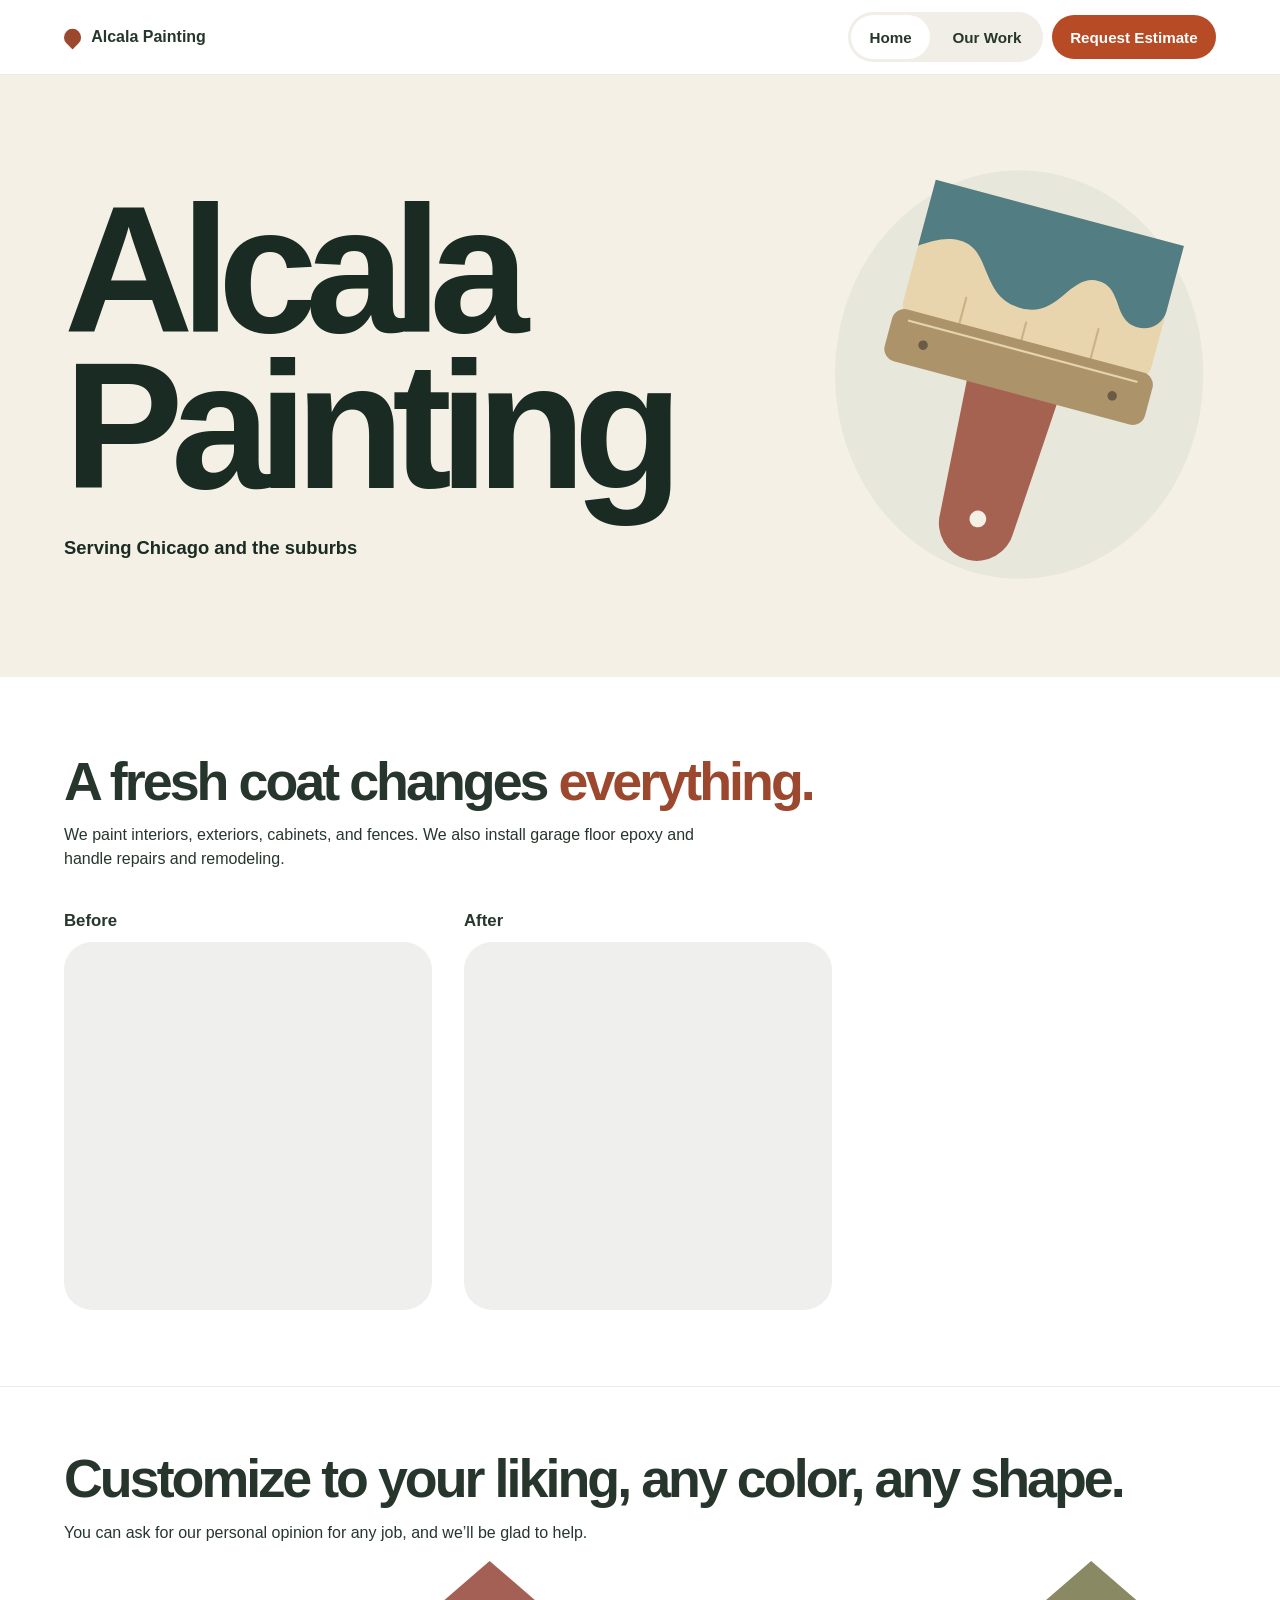
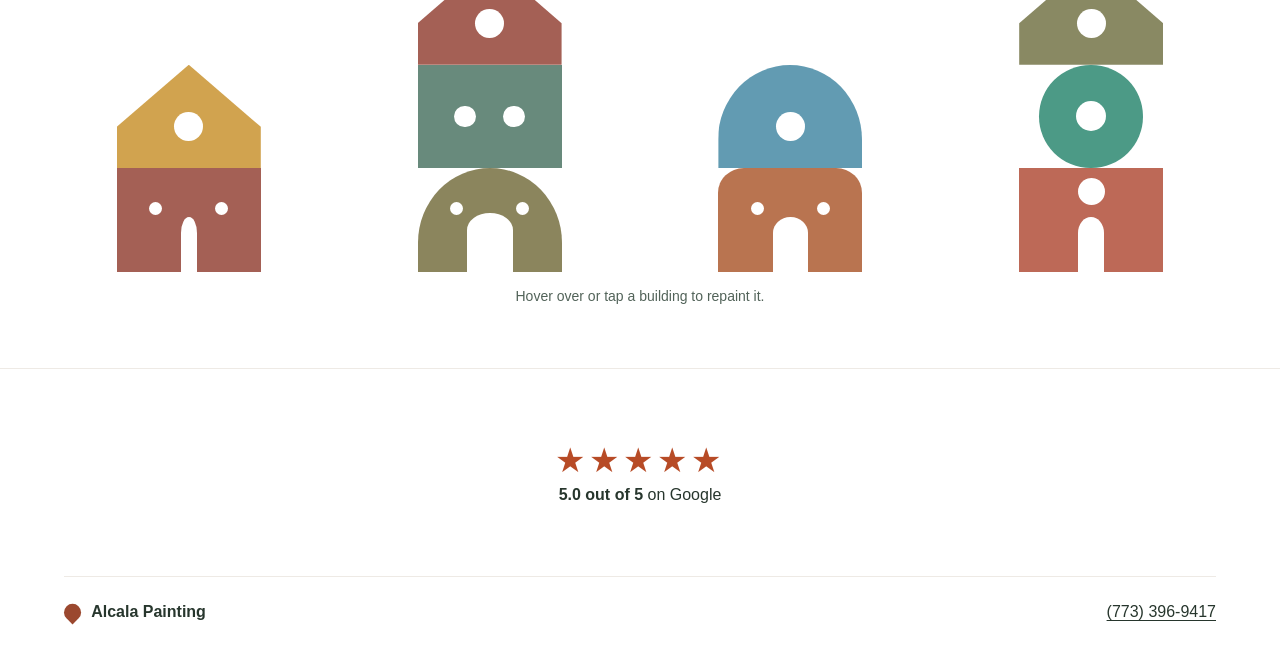
<file: index.html>
<!doctype html>
<html lang="en">
<head>
  <meta charset="utf-8">
  <meta name="viewport" content="width=device-width, initial-scale=1">
  <meta name="description" content="Alcala Painting offers interior and exterior painting, repairs, and remodeling in Chicago and the suburbs.">
  <meta name="theme-color" content="#ffffff">
  <title>Alcala Painting</title>
  <link rel="stylesheet" href="styles.css?v=4">
  <script src="paint.js" defer></script>
</head>
<body>
  <header class="site-header">
    <div class="header-content frame">
      <a class="wordmark header-logo" href="index.html"><span class="brand-mark" aria-hidden="true"></span> Alcala Painting</a>
      <nav class="site-nav" aria-label="Main navigation">
        <div class="nav-group">
          <a href="index.html" aria-current="page">Home</a>
          <a href="our-work.html">Our Work</a>
        </div>
        <a href="request-estimate.html" class="estimate-link">Request Estimate</a>
      </nav>
    </div>
  </header>

  <main>
    <section class="hero" aria-labelledby="brand-title">
      <div class="hero-content frame">
        <div class="hero-copy">
          <h1 id="brand-title">Alcala <span>Painting</span></h1>
          <p>Serving Chicago and the suburbs</p>
        </div>
        <svg class="hero-brush" viewBox="0 0 380 440" aria-hidden="true" focusable="false">
          <ellipse cx="193" cy="218" rx="175" ry="194" fill="#e8e7dc"/>
          <g transform="rotate(15 190 220)">
            <path d="M144 207h92l-10 157a36 36 0 0 1-72 0z" fill="#a56250"/>
            <circle cx="190" cy="360" r="8" fill="#f4f0e6"/>
            <path d="M68 59h244v119a18 18 0 0 1-18 18H86a18 18 0 0 1-18-18z" fill="#e8d5ad"/>
            <path d="M68 59h244v64c0 12-10 22-22 22-14 0-20-10-26-19-6-8-11-14-22-14-13 0-20 10-28 21-8 11-17 23-36 23-22 0-31-12-42-26-8-11-16-21-31-21-14 0-25 7-37 15z" fill="#527e83"/>
            <path d="M125 160v25m61-17v17m68-29v29" fill="none" stroke="#a58758" stroke-opacity=".45" stroke-width="2" stroke-linecap="round"/>
            <rect x="62" y="185" width="256" height="51" rx="12" fill="#ad936a"/>
            <path d="M78 195h224" fill="none" stroke="#f8e8c6" stroke-opacity=".76" stroke-width="2" stroke-linecap="round"/>
            <circle cx="97" cy="214" r="4.5" fill="#695b45"/>
            <circle cx="283" cy="214" r="4.5" fill="#695b45"/>
          </g>
        </svg>
      </div>
    </section>

    <section class="intro frame" aria-labelledby="services-title">
      <div class="section-heading">
        <h2 id="services-title">A fresh coat changes <em>everything.</em></h2>
        <p>We paint interiors, exteriors, cabinets, and fences. We also install garage floor epoxy and handle repairs and remodeling.</p>
      </div>
      <div class="comparison" role="group" aria-label="Before and after project photos">
        <figure>
          <figcaption>Before</figcaption>
          <div class="photo-placeholder" role="img" aria-label="Before photo placeholder"></div>
        </figure>
        <figure>
          <figcaption>After</figcaption>
          <div class="photo-placeholder" role="img" aria-label="After photo placeholder"></div>
        </figure>
      </div>
    </section>

    <section class="neighborhood" id="paint" aria-labelledby="paint-title">
      <div class="frame">
        <div class="section-heading">
          <h2 id="paint-title">Customize to your liking, any color, any shape.</h2>
          <p>You can ask for our personal opinion for any job, and we’ll be glad to help.</p>
        </div>

        <div class="buildings">
          <button class="building cottage" type="button" data-finish="0" aria-label="Repaint the cottage" disabled>
            <span class="layer top" aria-hidden="true"><span class="windows"><i></i></span></span>
            <span class="layer ground" aria-hidden="true"><span class="windows"><i></i><i></i></span><span class="door"></span></span>
          </button>
          <button class="building apartments" type="button" data-finish="0" aria-label="Repaint the apartments" disabled>
            <span class="layer top" aria-hidden="true"><span class="windows"><i></i></span></span>
            <span class="layer middle" aria-hidden="true"><span class="windows"><i></i><i></i></span></span>
            <span class="layer ground" aria-hidden="true"><span class="windows"><i></i><i></i></span><span class="door"></span></span>
          </button>
          <button class="building bungalow" type="button" data-finish="0" aria-label="Repaint the bungalow" disabled>
            <span class="layer top" aria-hidden="true"><span class="windows"><i></i></span></span>
            <span class="layer ground" aria-hidden="true"><span class="windows"><i></i><i></i></span><span class="door"></span></span>
          </button>
          <button class="building townhouse" type="button" data-finish="0" aria-label="Repaint the townhouse" disabled>
            <span class="layer top" aria-hidden="true"><span class="windows"><i></i></span></span>
            <span class="layer middle" aria-hidden="true"><span class="windows"><i></i></span></span>
            <span class="layer ground" aria-hidden="true"><span class="windows"><i></i></span><span class="door"></span></span>
          </button>
        </div>
        <p class="paint-hint">Hover over or tap a building to repaint it.</p>
        <p class="visually-hidden" role="status" id="paint-status"></p>
      </div>
    </section>
    <section class="rating frame" aria-label="Google rating">
      <p class="rating-stars" aria-hidden="true">★★★★★</p>
      <p><strong>5.0 out of 5</strong> on Google</p>
    </section>
  </main>

  <footer class="site-footer frame">
    <span class="wordmark"><span class="brand-mark" aria-hidden="true"></span> Alcala Painting</span>
    <a href="tel:+17733969417">(773) 396-9417</a>
  </footer>
</body>
</html>
</file>
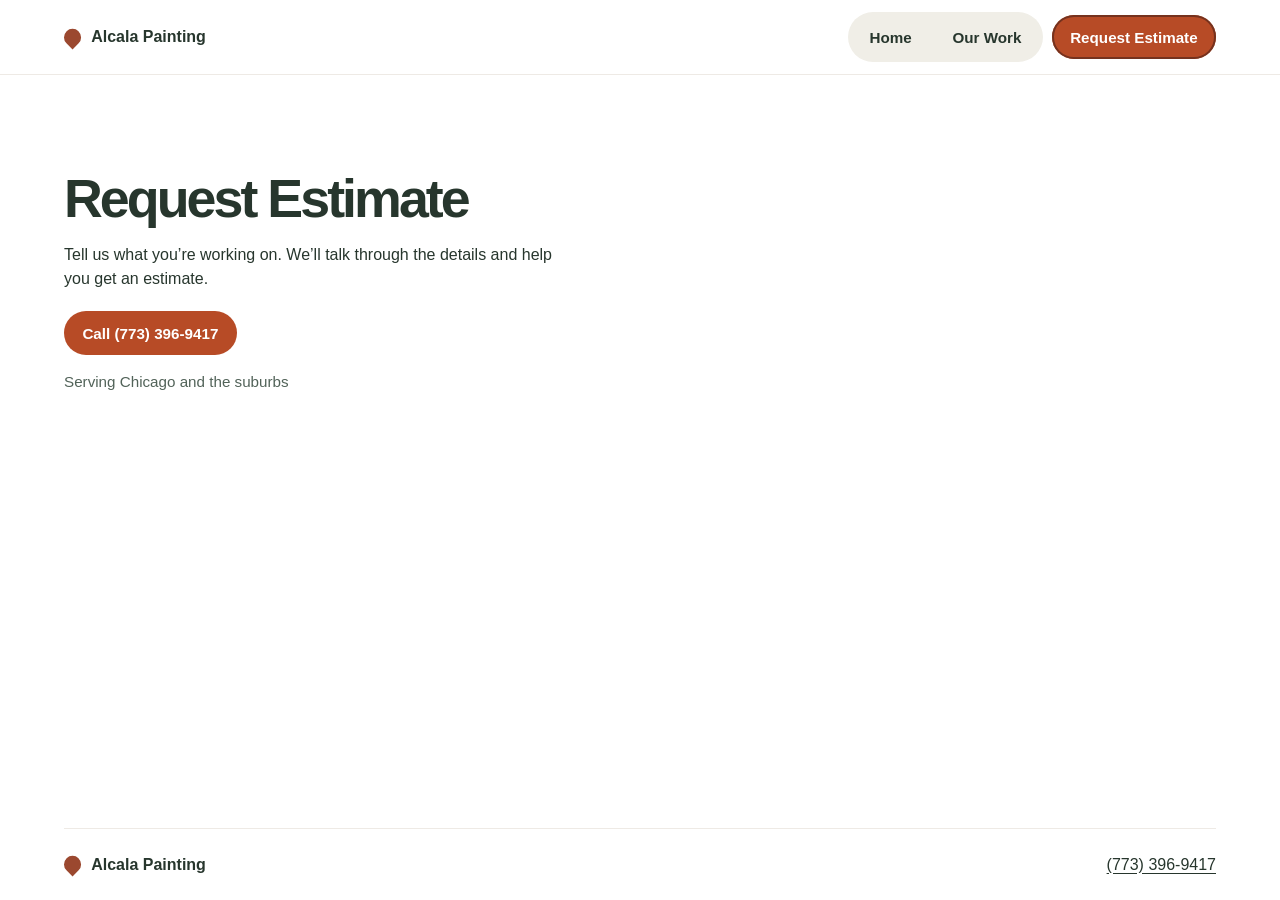
<file: request-estimate.html>
<!doctype html>
<html lang="en">
<head>
  <meta charset="utf-8">
  <meta name="viewport" content="width=device-width, initial-scale=1">
  <meta name="theme-color" content="#ffffff">
  <title>Request Estimate | Alcala Painting</title>
  <link rel="stylesheet" href="styles.css?v=4">
</head>
<body>
  <header class="site-header">
    <div class="header-content frame">
      <a class="wordmark header-logo" href="index.html"><span class="brand-mark" aria-hidden="true"></span> Alcala Painting</a>
      <nav class="site-nav" aria-label="Main navigation">
        <div class="nav-group">
          <a href="index.html">Home</a>
          <a href="our-work.html">Our Work</a>
        </div>
        <a href="request-estimate.html" class="estimate-link" aria-current="page">Request Estimate</a>
      </nav>
    </div>
  </header>

  <main class="subpage frame">
    <h1>Request Estimate</h1>
    <p>Tell us what you’re working on. We’ll talk through the details and help you get an estimate.</p>
    <a class="call-link" href="tel:+17733969417">Call (773) 396-9417</a>
    <p class="service-area">Serving Chicago and the suburbs</p>
  </main>

  <footer class="site-footer frame">
    <span class="wordmark"><span class="brand-mark" aria-hidden="true"></span> Alcala Painting</span>
    <a href="tel:+17733969417">(773) 396-9417</a>
  </footer>
</body>
</html>
</file>
<file: styles.css>
:root {
  color-scheme: light;
  --paper: #fff;
  --ink: #27362d;
  --accent: #9b482f;
  --orange: #b74b26;
  font-family: "Helvetica Neue", Helvetica, Arial, sans-serif;
  color: var(--ink);
  background: var(--paper);
}

* { box-sizing: border-box; }
body {
  display: flex;
  flex-direction: column;
  min-height: 100vh;
  margin: 0;
}

main { flex: 1; }
a { color: inherit; }
button { font: inherit; }

:focus-visible {
  outline: 3px solid var(--accent);
  outline-offset: 5px;
}

.frame {
  width: min(100% - 2 * clamp(1rem, 5vw, 4rem), 72rem);
  margin-inline: auto;
}

.site-header {
  position: sticky;
  top: 0;
  z-index: 2;
  padding: .75rem 0;
  background: var(--paper);
  border-bottom: 1px solid #eeeae5;
}

.header-content {
  display: flex;
  justify-content: space-between;
  align-items: center;
  gap: .6rem 1rem;
}

.header-logo {
  min-height: 2.75rem;
  text-decoration: none;
  white-space: nowrap;
}

.site-nav,
.nav-group {
  display: flex;
  align-items: center;
  gap: .25rem;
}

.site-nav { gap: .55rem; }

.nav-group {
  background: #f0eee7;
  padding: .2rem;
  border-radius: 2rem;
}

.site-nav a,
.call-link {
  display: inline-flex;
  align-items: center;
  justify-content: center;
  min-height: 2.75rem;
  padding: .6rem clamp(.65rem, 2vw, 1.15rem);
  border-radius: 2rem;
  font-size: .95rem;
  font-weight: 650;
  text-decoration: none;
  white-space: nowrap;
}

.nav-group a[aria-current="page"],
.nav-group a:hover { background: var(--paper); }

.site-nav .estimate-link,
.call-link {
  background: var(--orange);
  color: var(--paper);
}

.site-nav .estimate-link:hover,
.call-link:hover { background: #923c20; }

.site-nav .estimate-link[aria-current="page"] {
  box-shadow: inset 0 0 0 2px #75321e;
}

.site-footer {
  display: flex;
  justify-content: space-between;
  align-items: center;
  flex-wrap: wrap;
  gap: .75rem 1rem;
  min-height: 4.5rem;
  padding: .85rem 0;
  border-top: 1px solid #eeeae5;
}

.site-footer a { text-underline-offset: .2em; }

.wordmark {
  display: inline-flex;
  align-items: center;
  gap: .65rem;
  font-weight: 750;
}

.brand-mark {
  width: 1.05rem;
  height: 1.05rem;
  flex: none;
  background: var(--accent);
  border-radius: 50% 50% 50% 0;
  transform: rotate(-45deg);
}

.hero {
  background: #f4f0e6;
  color: #192b22;
}

.hero-content {
  display: grid;
  grid-template-columns: minmax(0, 1.7fr) minmax(0, 1fr);
  align-items: center;
  gap: clamp(1rem, 3vw, 3rem);
  min-height: clamp(26rem, 47vw, 41rem);
  padding: clamp(2rem, 5vw, 5rem) 0;
}

.hero h1 {
  font-size: clamp(4.5rem, 14vw, 13.5rem);
  line-height: .87;
  letter-spacing: -.07em;
  font-weight: 750;
  margin: 0;
}

.hero h1 span { display: block; }

.hero p {
  margin: clamp(1.2rem, 3vw, 2rem) 0 0;
  font-size: clamp(.95rem, 2vw, 1.15rem);
  font-weight: 550;
}

.hero-brush {
  display: block;
  width: 100%;
  max-width: 25rem;
  height: auto;
  justify-self: end;
}

.intro {
  padding: clamp(2.5rem, 6vw, 5rem) 0;
}

.section-heading h2,
.subpage h1 {
  font-size: clamp(2rem, 4.2vw, 3.75rem);
  line-height: 1.04;
  letter-spacing: -.055em;
  font-weight: 600;
  margin: 0;
}

.section-heading em { color: var(--accent); font-style: normal; }
.section-heading p { max-width: 42rem; margin: .85rem 0 0; line-height: 1.5; }

.comparison {
  display: grid;
  grid-template-columns: repeat(2, minmax(0, 1fr));
  gap: clamp(1rem, 4vw, 2rem);
  margin-top: clamp(1.5rem, 4vw, 2.5rem);
  max-width: 48rem;
}

.comparison figure { margin: 0; }

.comparison figcaption {
  margin-bottom: .65rem;
  font-size: 1.05rem;
  font-weight: 650;
}

.photo-placeholder {
  max-width: 23rem;
  aspect-ratio: 1;
  border-radius: clamp(1rem, 3vw, 1.75rem);
  background: #efefed;
}


.neighborhood {
  border-block: 1px solid #eeeae5;
  padding: clamp(2.5rem, 6vw, 4rem) 0;
}

.rating {
  text-align: center;
  padding: clamp(2.75rem, 6vw, 4.5rem) 0;
}

.rating p { margin: 0; }
.rating .rating-stars {
  margin-bottom: .35rem;
  color: var(--orange);
  font-size: clamp(1.5rem, 3.8vw, 2.1rem);
  letter-spacing: .12em;
}

.subpage { padding: clamp(2.75rem, 8vw, 6rem) 0; }
.subpage p { max-width: 31rem; margin: 1rem 0 1.25rem; line-height: 1.5; }
.subpage .service-area { color: #526359; font-size: .95rem; }

.paint-hint {
  margin: 1rem 0 0;
  color: #526359;
  font-size: .875rem;
  text-align: center;
}

.buildings {
  display: grid;
  grid-template-columns: repeat(4, minmax(0, 1fr));
  align-items: end;
  justify-items: center;
  gap: clamp(1.25rem, 4vw, 3.5rem);
  margin-top: 1rem;
}

.building {
  --gable: polygon(0 60%, 50% 0, 100% 60%, 100% 100%, 0 100%);
  --low-gable: polygon(0 42%, 50% 0, 100% 42%, 100% 100%, 0 100%);
  --offset-gable: polygon(0 62%, 38% 0, 100% 48%, 100% 100%, 0 100%);
  --flat: polygon(0 0, 50% 0, 100% 0, 100% 100%, 0 100%);
  --arch: 50% 50% 0 0 / 72% 72% 0 0;
  display: block;
  width: 100%;
  min-width: 0;
  max-width: 9rem;
  margin: 0;
  padding: 0;
  border: 0;
  background: transparent;
  color: inherit;
  -webkit-tap-highlight-color: transparent;
}

.building:enabled { cursor: pointer; }

.layer {
  position: relative;
  display: block;
  /* Percentage padding gives the floor height even without aspect-ratio support. */
  padding-top: 72%;
  transition: background-color .34s ease, border-radius .38s ease, clip-path .38s ease;
}

.top {
  background: var(--top-paint);
  border-radius: var(--top-rounding, 0);
  clip-path: var(--roofline, var(--gable));
}

.middle {
  background: var(--middle-paint);
  border-radius: var(--middle-rounding, 0);
}

.ground {
  background: var(--ground-paint);
  border-radius: var(--ground-rounding, 0);
}

.windows {
  position: absolute;
  inset: 0;
  display: flex;
  justify-content: center;
  align-items: center;
  gap: 19%;
}

.top .windows { top: 20%; }

.windows i,
.door { background: var(--paper); }

.windows i {
  width: var(--window-width, 15%);
  border-radius: var(--window-rounding, 50%);
  transition: border-radius .38s ease, width .38s ease;
}

.windows i::after {
  content: "";
  display: block;
  padding-top: 100%;
}

.top { --window-width: 20%; }
.ground { --window-width: 9%; }

.ground .windows {
  top: 0;
  bottom: 22%;
  gap: 37%;
}

.door {
  position: absolute;
  inset: auto 0 0;
  width: var(--door-width, 24%);
  height: var(--door-height, 53%);
  margin-inline: auto;
  border-radius: 50% 50% 0 0 / 29% 29% 0 0;
}

.cottage {
  --top-paint: #d1a34f;
  --ground-paint: #a46055;
  --door-width: 11%;
}

.apartments {
  --top-paint: #a46055;
  --middle-paint: #688a7c;
  --ground-paint: #8b855d;
  --ground-rounding: var(--arch);
  --door-width: 32%;
  --door-height: 57%;
}

.bungalow {
  --top-paint: #629bb2;
  --ground-paint: #b97450;
  --roofline: var(--flat);
  --top-rounding: var(--arch);
  --ground-rounding: 18% 18% 0 0 / 24% 24% 0 0;
}

.townhouse {
  --top-paint: #898963;
  --middle-paint: #4c9a86;
  --ground-paint: #bd6957;
  --door-width: 18%;
}

.townhouse .middle {
  width: 72%;
  margin-inline: auto;
  --middle-rounding: 50%;
  --window-width: 29%;
}

.townhouse .ground { --window-width: 19%; }
.townhouse .ground .windows { bottom: 55%; }

.building[data-finish="1"] {
  --roofline: var(--offset-gable);
  --top-rounding: 0 0 22% 22% / 0 0 17% 17%;
  --middle-rounding: 17%;
  --ground-rounding: var(--arch);
  --window-rounding: 22% 22% 8% 8%;
}

.building[data-finish="2"] {
  --roofline: var(--flat);
  --top-rounding: var(--arch);
  --middle-rounding: 0 30% 0 0;
  --ground-rounding: 24% 0 0 0;
  --window-rounding: 50% 50% 8% 8%;
}

.cottage[data-finish="1"] { --top-paint: #7e986c; --ground-paint: #58775f; }
.cottage[data-finish="2"] { --top-paint: #a289bc; --ground-paint: #785c8c; }
.apartments[data-finish="1"] { --top-paint: #a8758d; --middle-paint: #d59da0; --ground-paint: #735369; --ground-rounding: 19% 19% 0 0; }
.apartments[data-finish="2"] { --top-paint: #6b92b0; --middle-paint: #99bfc7; --ground-paint: #3e5a73; --roofline: var(--low-gable); --top-rounding: 0; }
.bungalow[data-finish="1"] { --top-paint: #c47256; --ground-paint: #a5604e; }
.bungalow[data-finish="2"] { --top-paint: #689483; --ground-paint: #467569; --roofline: var(--low-gable); --top-rounding: 0; }
.townhouse[data-finish="1"] { --top-paint: #a0637d; --middle-paint: #d5979f; --ground-paint: #773d56; }
.townhouse[data-finish="2"] { --top-paint: #569498; --middle-paint: #7bb5ad; --ground-paint: #326367; --roofline: var(--low-gable); --top-rounding: 0; }
.townhouse[data-finish="1"] .middle { --middle-rounding: 16%; }
.townhouse[data-finish="2"] .middle { --middle-rounding: 50% 50% 14% 14% / 55% 55% 14% 14%; }

.visually-hidden {
  position: absolute;
  width: 1px;
  height: 1px;
  overflow: hidden;
  clip-path: inset(50%);
  white-space: nowrap;
}

@media (max-width: 48rem) {
  .buildings { grid-template-columns: repeat(2, minmax(0, 1fr)); }
}

@media (max-width: 36rem) {
  .site-nav { gap: .35rem; }
  .site-nav a { padding-inline: .6rem; font-size: .85rem; }
  .comparison { grid-template-columns: minmax(0, 1fr); }
  .header-content { flex-wrap: wrap; }
  .site-nav { margin-left: auto; }
  .hero-content { grid-template-columns: minmax(0, 1fr); }
  .hero h1 { font-size: clamp(3.5rem, 16vw, 6.5rem); }
  .hero-brush { width: min(64%, 13rem); }
}

@media (prefers-reduced-motion: reduce) {
  .layer, .windows i { transition: none; }
}
</file>
